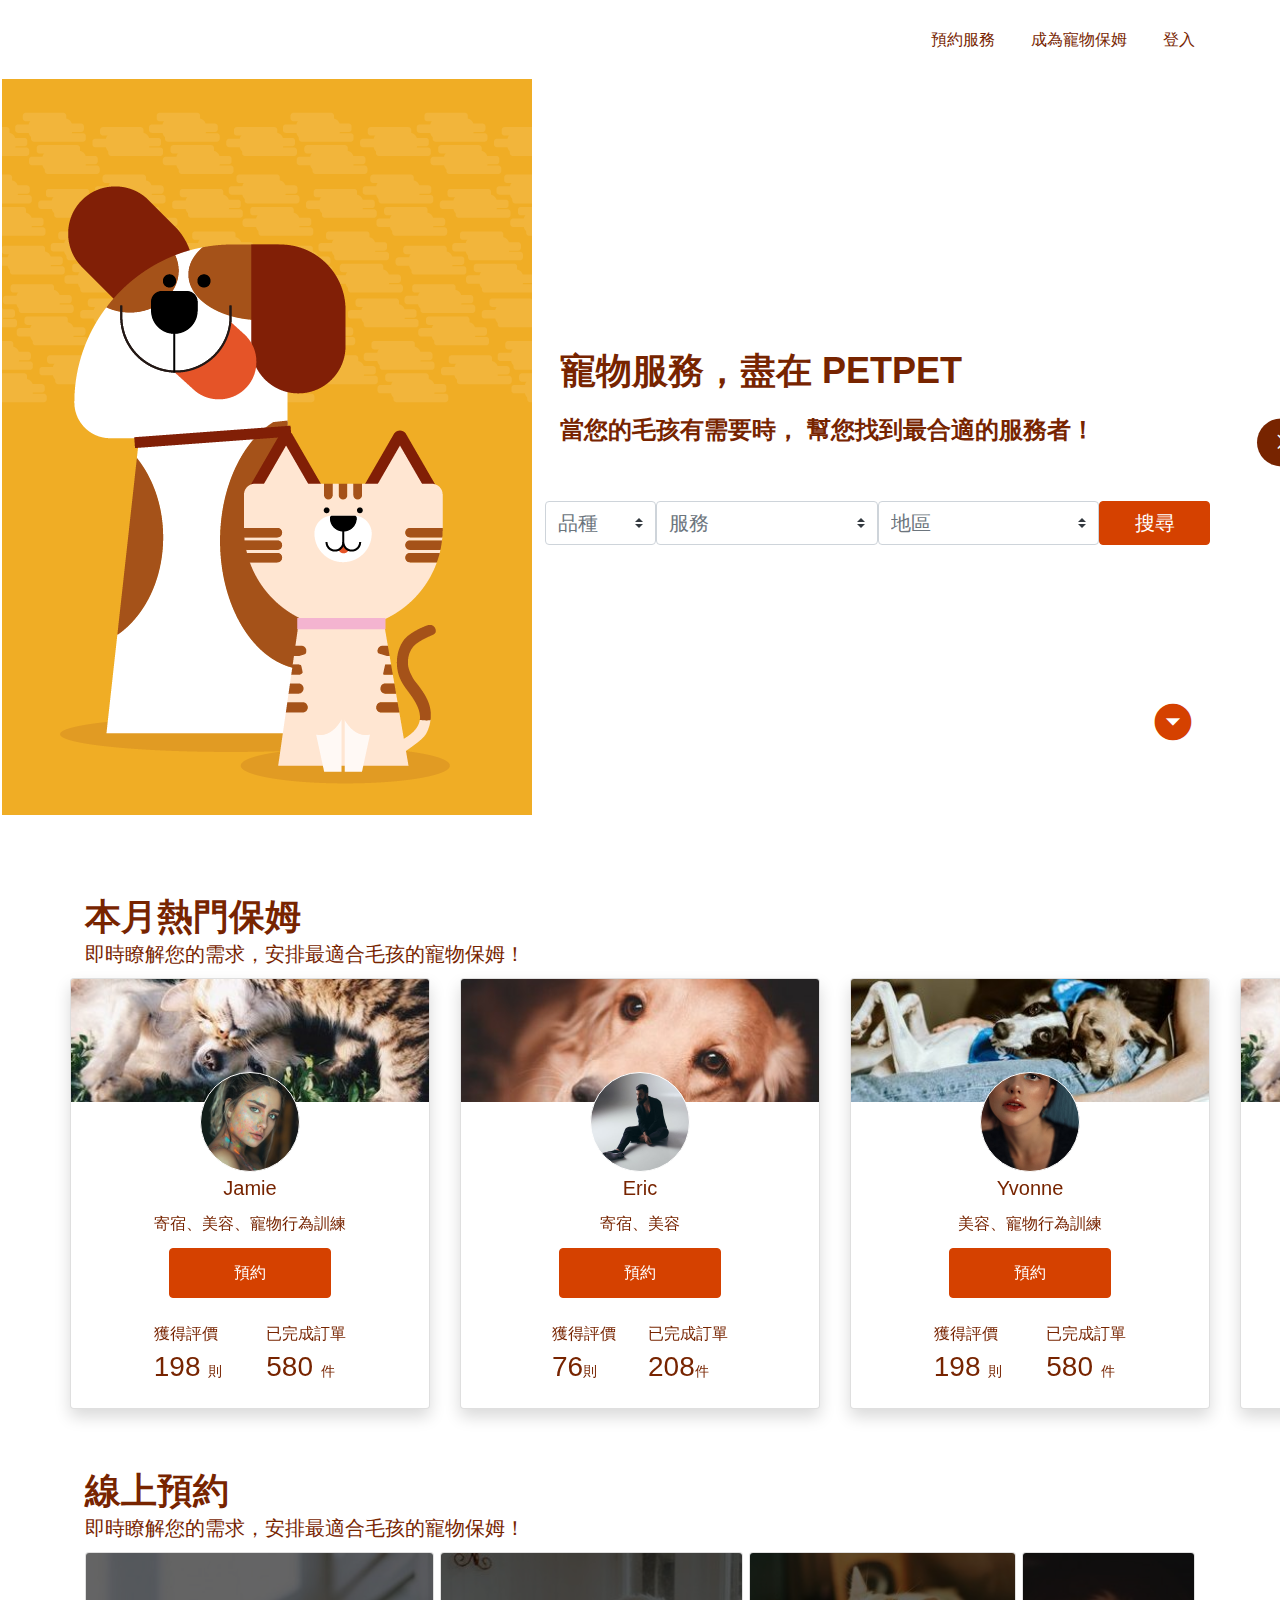
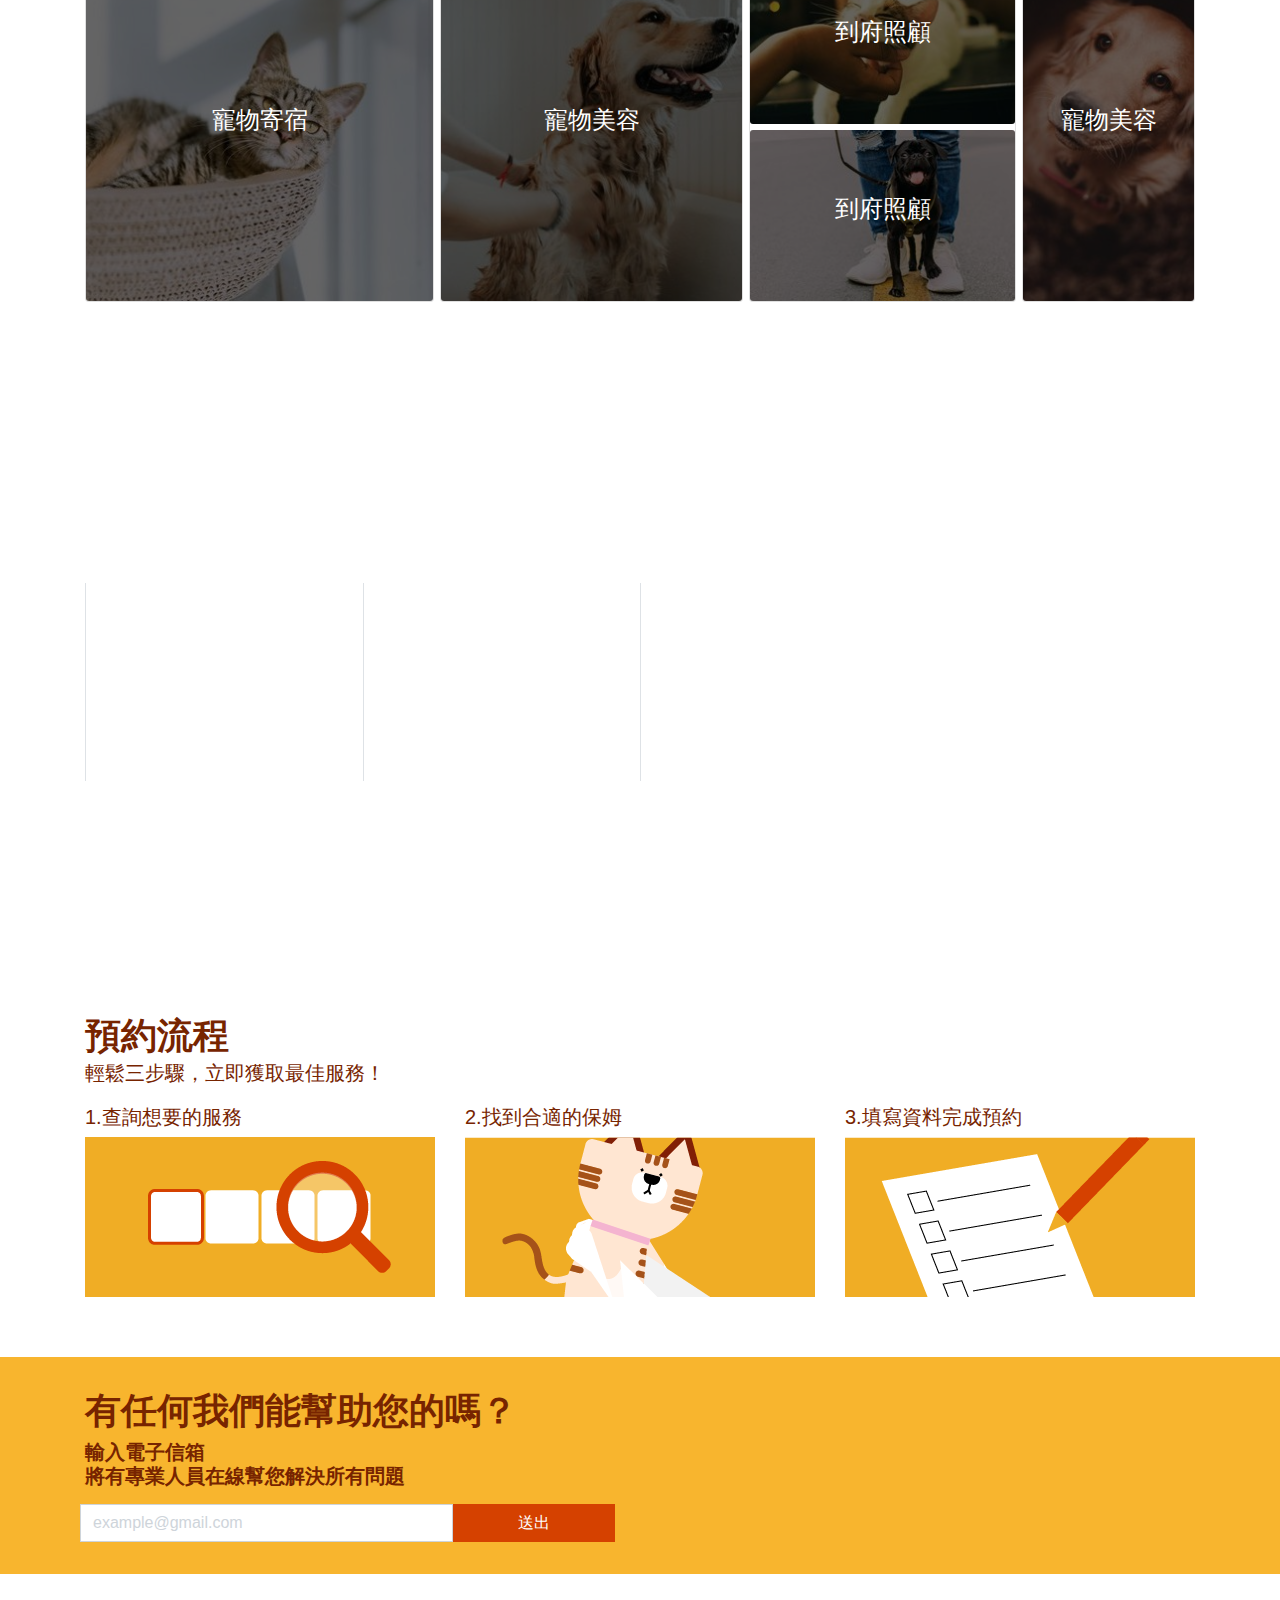
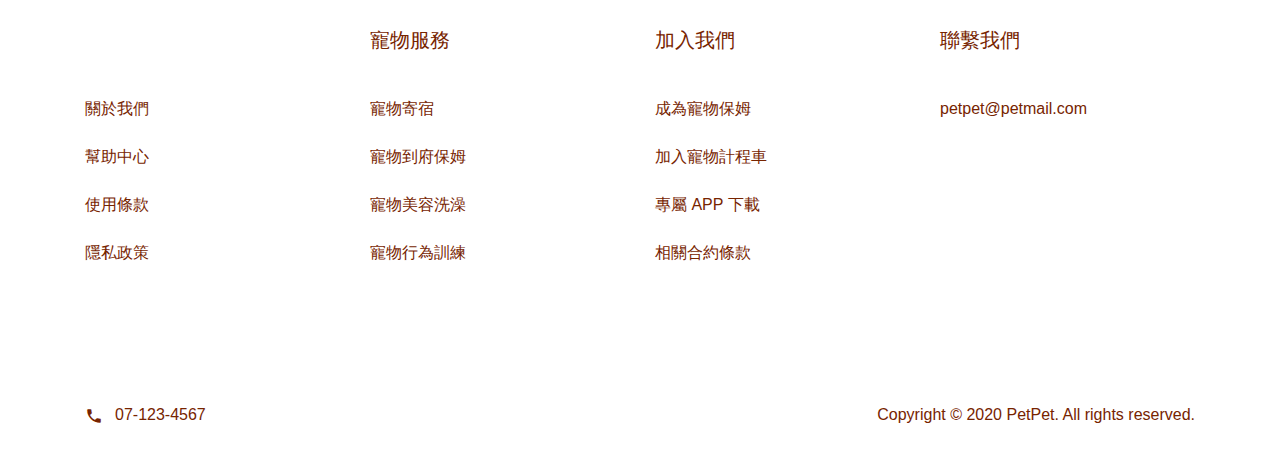
<file: index.html>
<!DOCTYPE html>
<html lang="en">

<head>
  <meta charset="UTF-8">
  <meta name="viewport" content="width=device-width, initial-scale=1.0">
  <meta http-equiv="X-UA-Compatible" content="ie=edge">
  <title>首頁</title>
  <link rel="stylesheet" href="https://stackpath.bootstrapcdn.com/bootstrap/4.2.1/css/bootstrap.min.css" integrity="sha384-GJzZqFGwb1QTTN6wy59ffF1BuGJpLSa9DkKMp0DgiMDm4iYMj70gZWKYbI706tWS" crossorigin="anonymous">
  <link rel="stylesheet" href="./assets/style/all.css">
  <link rel="preconnect" href="https://fonts.gstatic.com">
  <link href="https://fonts.googleapis.com/css2?family=Baloo+Thambi+2&display=swap" rel="stylesheet">
  <link rel="stylesheet" href="https://fonts.googleapis.com/icon?family=Material+Icons">
  <link rel="stylesheet" href="https://unpkg.com/swiper/swiper-bundle.min.css">
  
  
</head>

<body>
  <nav class="navbar ">
    <div class="container ">
      <h1><a href="https://carol-hsieh.github.io/week-8" class="logo text-info">PETPET</a></h1>
      <ul class="text-primary d-flex ">
        <li><a href="#" class="pr-10">預約服務</a></li>
        <li><a href="#" class="pr-10">成為寵物保姆</a></li>
        <li><a href="#">登入</a></li>
      </ul>
    </div>
    
  </nav>

  <!-- header -->
<header >
  <div class="position-relative mb-xxl">
    <div class="container-fluid position-absolute">
      <div class="row flex-column  ">
        <div class="col-lg-5 indexBanner-img banner-height " style="background-image: url(./assets/images/index-1.png);"></div>
      </div>
    </div>
    <div class="container">
      <div class="row justify-content-end align-items-center banner-height">
        <div class="col-lg-7 col-md-7">
          <h2 class=" font-weight-bold pb-4 text-primary">寵物服務，盡在 PETPET</h2>
          <h4 class="font-weight-bold pb-x text-primary">當您的毛孩有需要時， <span>幫您找到最合適的服務者！</span> </h4>
          <!-- 選單 -->
            <div class="row ">
              <select class="custom-select col-lg-2 mb-2 mb-lg-0 font-sm">
                <option selected="">品種</option>
                <option value="貓">貓</option>
                <option value="狗">狗</option>
              </select>
              <select class="custom-select col-lg-4 mb-2 mb-lg-0 font-sm">
                <option selected="">服務</option>
                <option value="寵物寄宿">寵物寄宿</option>
                <option value="寵物美容">寵物美容</option>
                <option value="到府照顧">到府照顧</option>
                <option value="遛狗保姆">遛狗保姆</option>
                <option value="行為訓練">行為訓練</option>
              </select>
              <select class="custom-select col-lg-4 mb-2 mb-lg-0 font-sm">
                <option selected="">地區</option>
                <option value="台北">台北</option>
                <option value="台中">台中</option>
                <option value="高雄">高雄</option>
              </select>
              <button type="button" class="btn btn-success col-lg-2 font-sm">搜尋</button>
              <div class="d-lg-flex justify-content-lg-end d-none position-absolute header_dropDownlink" style="right: 15px;">
                <a href="#"><span class="material-icons arrow-down text-success">arrow_drop_down_circle</span></a>
              </div>
            </div>
          
        </div>
      </div>
    </div>
  </div>
 
</header>
<!-- 本月保姆 -->
<section>
  <div class="container">
    <h2 class="text-primary font-weight-bold mb-1">本月熱門保姆</h2>
    <h5 class="text-primary mb-3">即時瞭解您的需求，安排最適合毛孩的寵物保姆！</h5>
      <!-- Swiper -->
    <div class="swiper-container row ">
      <div class="swiper-wrapper mb-xxl mb-md-xl">
        <!-- 第ㄧ位保姆 -->
        <div class="swiper-slide">
          <div class="card shadow" >
            <img src="./assets/images/index-2-350.jpeg" class="card-img-top" alt="...">
            <div class="card-body row text-primary d-flex flex-column align-items-center">
              <img src="./assets/images/person-1.png"  class="pb-1 photo-center" alt="avatar">
              <h5 class="card-title">Jamie</h5>
              <p class="card-text pb-3">寄宿、美容、寵物行為訓練</p>
              <a href="#" class="btn btn-success mb-6 py-3 px-xl-s">預約</a>
              <ul class="d-flex justify-content-between">
                <li>
                  <p class="pr-xl pr-md-9">獲得評價 </p>
                  <p class="font-m pr-xl-s  pr-md-ms">198 <span class="font-s">則</span></p>
                </li>
                <li>
                  <p>已完成訂單</p>
                  <p class="font-m">580 <span class="font-s">件</span></p>
                </li>
              </ul>
            </div>
          </div>
        </div>
        <!-- 第二位保姆 -->
        <div class="swiper-slide">
          <div class="card shadow" >
            <img src="./assets/images/index-3-350.jpeg" class="card-img-top" alt="...">
            <div class="card-body row text-primary d-flex flex-column align-items-center">
              <img src="./assets/images/person-2.png"  class="pb-1 photo-center" alt="avatar">
              <h5 class="card-title">Eric</h5>
              <p class="card-text pb-3">寄宿、美容</p>
              <a href="#" class="btn btn-success mb-6 py-3 px-xl-s">預約</a>
              <ul class="d-flex justify-content-between">
                <li>
                  <p class="pr-xl pr-md-9">獲得評價 </p>
                  <p class="font-m pr-xl-s  pr-md-ms">76<span class="font-s">則</span></p>
                </li>
                <li>
                  <p>已完成訂單</p>
                  <p class="font-m">208<span class="font-s">件</span></p>
                </li>
              </ul>
            </div>
          </div>
        </div>
        <!-- 第三位保姆 -->
        <div class="swiper-slide">
          <div class="card shadow">
            <img src="./assets/images/index-4-350.jpeg" class="card-img-top" alt="...">
            <div class="card-body row text-primary d-flex flex-column align-items-center">
              <img src="./assets/images/person-3.png"  class="pb-1 photo-center" alt="avatar">
              <h5 class="card-title">Yvonne</h5>
              <p class="card-text pb-3">美容、寵物行為訓練</p>
              <a href="#" class="btn btn-success mb-6 py-3 px-xl-s">預約</a>
              <ul class="d-flex justify-content-between">
                <li>
                  <p class="pr-xl pr-md-9">獲得評價 </p>
                  <p class="font-m pr-xl-s  pr-md-ms">198 <span class="font-s">則</span></p>
                </li>
                <li>
                  <p>已完成訂單</p>
                  <p class="font-m">580 <span class="font-s">件</span></p>
                </li>
              </ul>
            </div>
          </div>
        </div>
        <!-- 第四位保姆 -->
        <div class="swiper-slide">
          <div class="card shadow" >
            <img src="./assets/images/index-2-350.jpeg" class="card-img-top" alt="...">
            <div class="card-body row text-primary d-flex flex-column align-items-center">
              <img src="./assets/images/person-1.png"  class="pb-1 photo-center" alt="avatar">
              <h5 class="card-title">Jamie</h5>
              <p class="card-text pb-3">寄宿、美容、寵物行為訓練</p>
              <a href="#" class="btn btn-success mb-6 py-3 px-xl-s">預約</a>
              <ul class="d-flex justify-content-between">
                <li>
                  <p class="pr-xl pr-md-9">獲得評價 </p>
                  <p class="font-m pr-xl-s  pr-md-ms">198 <span class="font-s">則</span></p>
                </li>
                <li>
                  <p>已完成訂單</p>
                  <p class="font-m">580 <span class="font-s">件</span></p>
                </li>
              </ul>
            </div>
          </div>
        </div>
        <!-- 第五位保姆 -->
        <div class="swiper-slide">
          <div class="card shadow" >
            <img src="./assets/images/index-3-350.jpeg" class="card-img-top" alt="...">
            <div class="card-body row text-primary d-flex flex-column align-items-center">
              <img src="./assets/images/person-2.png"  class="pb-1 photo-center" alt="avatar">
              <h5 class="card-title">Eric</h5>
              <p class="card-text pb-3">寄宿、美容</p>
              <a href="#" class="btn btn-success mb-6 py-3 px-xl-s">預約</a>
              <ul class="d-flex justify-content-between">
                <li>
                  <p class="pr-xl pr-md-9">獲得評價 </p>
                  <p class="font-m pr-xl-s  pr-md-ms">76<span class="font-s">則</span></p>
                </li>
                <li>
                  <p>已完成訂單</p>
                  <p class="font-m">208<span class="font-s">件</span></p>
                </li>
              </ul>
            </div>
          </div>
        </div>
        <!-- 第六位保姆 -->
        <div class="swiper-slide">
          <div class="card shadow">
            <img src="./assets/images/index-4-350.jpeg" class="card-img-top" alt="...">
            <div class="card-body row text-primary d-flex flex-column align-items-center">
              <img src="./assets/images/person-3.png"  class="pb-1 photo-center" alt="avatar">
              <h5 class="card-title">Yvonne</h5>
              <p class="card-text pb-3">美容、寵物行為訓練</p>
              <a href="#" class="btn btn-success mb-6 py-3 px-xl-s">預約</a>
              <ul class="d-flex justify-content-between">
                <li>
                  <p class="pr-xl pr-md-9">獲得評價 </p>
                  <p class="font-m pr-xl-s  pr-md-ms">198 <span class="font-s">則</span></p>
                </li>
                <li>
                  <p>已完成訂單</p>
                  <p class="font-m">580 <span class="font-s">件</span></p>
                </li>
              </ul>
            </div>
          </div>
        </div>

      </div>
      <!-- Add Arrows -->
      <div class="swiper-button-next"></div>
    </div>
    <!--手機板 專區  -->
    <ul class="mobile">
      <!-- 第一位保姆 -->
      <li class="card shadow mb-3">
          <img src="./assets/images/index-2-350.jpeg" class="card-img-top" alt="...">
          <div class="card-body row text-primary d-flex flex-column align-items-center">
            <img src="./assets/images/person-1.png"  class="pb-1 photo-center" alt="avatar">
            <h5 class="card-title">Jamie</h5>
            <p class="card-text pb-3">寄宿、美容、寵物行為訓練</p>
            <a href="#" class="btn btn-success mb-6 py-3 px-xl-s">預約</a>
            <ul class="d-flex justify-content-between">
              <li>
                <p class="pr-xl pr-md-9">獲得評價 </p>
                <p class="font-m pr-xl-s  pr-md-ms">198 <span class="font-s">則</span></p>
              </li>
              <li>
                <p>已完成訂單</p>
                <p class="font-m">580 <span class="font-s">件</span></p>
              </li>
            </ul>
          </div>
      </li>
      <!-- 第二位保姆 -->
      <li class="card shadow mb-3">
        <div class="card shadow" >
          <img src="./assets/images/index-3-350.jpeg" class="card-img-top" alt="...">
          <div class="card-body row text-primary d-flex flex-column align-items-center">
            <img src="./assets/images/person-2.png"  class="pb-1 photo-center" alt="avatar">
            <h5 class="card-title">Eric</h5>
            <p class="card-text pb-3">寄宿、美容</p>
            <a href="#" class="btn btn-success mb-6 py-3 px-xl-s">預約</a>
            <ul class="d-flex justify-content-between">
              <li>
                <p class="pr-xl pr-md-9">獲得評價 </p>
                <p class="font-m pr-xl-s  pr-md-ms">76<span class="font-s">則</span></p>
              </li>
              <li>
                <p>已完成訂單</p>
                <p class="font-m">208<span class="font-s">件</span></p>
              </li>
            </ul>
          </div>
        </div>
      </li>
       <!-- 第三位保姆 -->
        <li class="card shadow  mb-3">
          <img src="./assets/images/index-4-350.jpeg" class="card-img-top" alt="...">
          <div class="card-body row text-primary d-flex flex-column align-items-center">
            <img src="./assets/images/person-3.png"  class="pb-1 photo-center" alt="avatar">
            <h5 class="card-title">Yvonne</h5>
            <p class="card-text pb-3">美容、寵物行為訓練</p>
            <a href="#" class="btn btn-success mb-6 py-3 px-xl-s">預約</a>
            <ul class="d-flex justify-content-between">
              <li>
                <p class="pr-xl pr-md-9">獲得評價 </p>
                <p class="font-m pr-xl-s  pr-md-ms">198 <span class="font-s">則</span></p>
              </li>
              <li>
                <p>已完成訂單</p>
                <p class="font-m">580 <span class="font-s">件</span></p>
              </li>
            </ul>
          </div>
        </li>
      <!-- 第四位保姆 -->
        <li  class="card shadow mb-3" >
          <img src="./assets/images/index-2-350.jpeg" class="card-img-top" alt="...">
          <div class="card-body row text-primary d-flex flex-column align-items-center">
            <img src="./assets/images/person-1.png"  class="pb-1 photo-center" alt="avatar">
            <h5 class="card-title">Suri</h5>
            <p class="card-text pb-3">寄宿、美容、寵物行為訓練</p>
            <a href="#" class="btn btn-success mb-6 py-3 px-xl-s">預約</a>
            <ul class="d-flex justify-content-between">
              <li>
                <p class="pr-xl pr-md-9">獲得評價 </p>
                <p class="font-m pr-xl-s  pr-md-ms">198 <span class="font-s">則</span></p>
              </li>
              <li>
                <p>已完成訂單</p>
                <p class="font-m">580 <span class="font-s">件</span></p>
              </li>
            </ul>
          </div>
        </li >
      <!-- 第五位保姆 -->
        <li class="card shadow mb-3" >
          <img src="./assets/images/index-3-350.jpeg" class="card-img-top" alt="...">
          <div class="card-body row text-primary d-flex flex-column align-items-center">
            <img src="./assets/images/person-2.png"  class="pb-1 photo-center" alt="avatar">
            <h5 class="card-title">Amy</h5>
            <p class="card-text pb-3">寄宿、美容</p>
            <a href="#" class="btn btn-success mb-6 py-3 px-xl-s">預約</a>
            <ul class="d-flex justify-content-between">
              <li>
                <p class="pr-xl pr-md-9">獲得評價 </p>
                <p class="font-m pr-xl-s  pr-md-ms">76<span class="font-s">則</span></p>
              </li>
              <li>
                <p>已完成訂單</p>
                <p class="font-m">208<span class="font-s">件</span></p>
              </li>
            </ul>
          </div>
        </li>
      <!-- 第六位保姆 -->
        <li class="card shadow mb-3">
          <img src="./assets/images/index-4-350.jpeg" class="card-img-top" alt="...">
          <div class="card-body row text-primary d-flex flex-column align-items-center">
            <img src="./assets/images/person-3.png"  class="pb-1 photo-center" alt="avatar">
            <h5 class="card-title">Vicky</h5>
            <p class="card-text pb-3">美容、寵物行為訓練</p>
            <a href="#" class="btn btn-success mb-6 py-3 px-xl-s">預約</a>
            <ul class="d-flex justify-content-between">
              <li>
                <p class="pr-xl pr-md-9">獲得評價 </p>
                <p class="font-m pr-xl-s  pr-md-ms">198 <span class="font-s">則</span></p>
              </li>
              <li>
                <p>已完成訂單</p>
                <p class="font-m">580 <span class="font-s">件</span></p>
              </li>
            </ul>
          </div>
        </li>
    </ul>
  </div>
</section>
<!-- 線上預約-->
<section>
  <div class="container">
    <h2 class="text-primary font-weight-bold mb-1">線上預約</h2>
    <h5 class="text-primary mb-3">即時瞭解您的需求，安排最適合毛孩的寵物保姆！</h5>
    <div class="row no-gutters  flex-nowrap mb-xxl  mb-md-x">
      <div class="card text-white mr-1s " >
        <a href="" class="position-relative d-flex text-white align-items-center justify-content-center" >
          <div>
            <img src="./assets/images/index-5-350.jpeg "  class="w-100 card-img filter-brightness-4 " alt="...">
          </div>
          <div class="position-absolute d-flex ">
          <h4 class="card-title ">寵物寄宿</h4>
          </div>
        </a>
      </div>
      <div class="card text-white mr-1s" >
        <a href="" class="position-relative d-flex text-white align-items-center justify-content-center" >
          <div>
            <img src="./assets/images/index-6-350.jpeg "  class="w-100  card-img filter-brightness-4 " alt="...">
          </div>
          <div class="position-absolute d-flex ">
          <h4 class="card-title ">寵物美容</h4>
          </div>
        </a>
      
      </div>
      <div class="card text-white mr-1s" >
        <a href="" class="mb-1s position-relative d-flex text-white align-items-center justify-content-center" >
          <div>
            <img src="./assets/images/index-7-267.jpeg "  class=" card-img filter-brightness-4 " alt="...">
          </div>
          <div class="position-absolute d-flex ">
          <h4 class="card-title ">到府照顧</h4>
          </div>
        </a>
        <a href="" class="position-relative d-flex text-white align-items-center justify-content-center" >
          <div>
            <img src="./assets/images/index-8-267.jpeg "  class=" card-img filter-brightness-4 " alt="...">
          </div>
          <div class="position-absolute d-flex ">
          <h4 class="card-title ">到府照顧</h4>
          </div>
        </a>
      </div>
      <div class="card text-white " >
        <a href="" class="position-relative d-flex text-white align-items-center justify-content-center" >
          <div>
            <img src="./assets/images/index-3-350h.jpeg "  class=" card-img filter-brightness-4 " alt="...">
          </div>
           <div class="position-absolute d-flex ">
          <h4 class="card-title ">寵物美容</h4>
          </div>
        </a>
       
      </div>
    </div>
  </div > 
</section>
<!-- service dates -->
<section>
  <div class="bgService bg-cover mb-xxl">
    <div class="container">
      <h3 class="h2 text-white mb-king">PETPET目前已有</h3>
      <ul class="text-white row no-gutters ">
          <li class=" border-left pl-4 col-lg-3 col-md-4 col-12">
            <div class="pb-king">
              <p class="h1">5278</p>
              <p class="h5">人使用 PETPET</p>
            </div>
          </li>
          <li class="border-left pl-4 col-lg-3 col-md-4 col-12">
          <p class="h1">580</p>
          <p class="h5">人成為寵物保母</p> 
          </li>
          <li class="border-left pl-4 col-lg-3 col-md-4 col-12">
            <p class="h1">10000+</p>
            <p class="h5">已完成服務</p>
          </li>
          </ul>    
    </div>
  </div>
</section>

<!-- booking SOP -->
<section>
  <div class="container mb-xxl mb-md-xl">
    <h2 class="text-primary font-weight-bold mb-1 ">預約流程</h2>
    <h5 class="text-primary mb-5 ">輕鬆三步驟，立即獲取最佳服務！</h5>
    <ul class="row text-primary">
      <li class="col-lg-4 col-md-4"> 
        <h5>1.查詢想要的服務</h5>
        <a href="#"><img class="w-100" src="./assets/images/index-10.png" alt="search"></a>
      </li>
      <li  class="col-lg-4 col-md-4">
        <h5>2.找到合適的保姆</h5>
        <a href="#"><img class="w-100" src="./assets/images/index-11.png" alt="confirm"></a>
      </li>
      <li class="col-lg-4 col-md-4">
        <h5>3.填寫資料完成預約</h5>
        <a href="#"><img class="w-100" src="./assets/images/index-12.png" alt="booking"></a>
      </li>
    </ul>
  </div > 
</section>

      
  <section class="bg-info">
    <div class="container text-primary py-9 mb-10">
      <h2 ><strong>有任何我們能幫助您的嗎？</strong></h2>
      <h5 class="mb-4"><strong> 輸入電子信箱 <br> 將有專業人員在線幫您解決所有問題</strong></h5>
        <form class="form-row no-gutters  p-0 ">
          <input type="email" class="form-control rounded-0   p-0 pl-3  col-lg-4 col-md-6 col-6" placeholder="example@gmail.com" aria-label="Recipient's username" aria-describedby="subscribe-addon">
          <button class="btn btn-success px-xl-s rounded-0" id="subscribe-addon">送出</button>
        </form>
      
    </div>
    
  </section>
  <footer  class="container ">
      <ul class="row text-primary align-items-center mb-6 mb-6-none ">
        <li class="col-lg-3 col-md-3"><h3><a href="https://carol-hsieh.github.io/week-8" class="logo text-info ">PETPET</a></h3></li>
        <li class="col-lg-3 col-md-3"><a href="https://carol-hsieh.github.io/week-8/homestay.html" class="h5 footerNone ">寵物服務</a></li>
        <li class="col-lg-3 col-md-3"><a href="#" class="h5 footerNone">加入我們</a></li>
        <li class="col-lg-3 col-md-3"><a href="#"  class="h5 footerNone">聯繫我們</a></li>
      </ul>
      <section class="row footerNone">
        <ul class=" text-primary col-lg-3 col-md-3">
          <li class="mb-6"><a href="#">關於我們</a></li>
          <li class="mb-6"><a href="#">幫助中心</a></li>
          <li class="mb-6"><a href="#">使用條款</a></li>
          <li class="mb-6"><a href="#">隱私政策</a></li>
        </ul>
        <ul class="col-lg-3 col-md-3">
          <li class="mb-6"><a href="https://carol-hsieh.github.io/week-8/homestay.html">寵物寄宿</a></li>
          <li class="mb-6"><a href="#">寵物到府保姆</a></li>
          <li class="mb-6"><a href="#">寵物美容洗澡</a></li>
          <li class="mb-6"><a href="#">寵物行為訓練</a></li>
        </ul>
        <ul class="col-lg-3 col-md-3">
          <li class="mb-6"><a href="#">成為寵物保姆</a></li>
          <li class="mb-6"><a href="#">加入寵物計程車</a></li>
          <li class="mb-6"><a href="#">專屬 APP 下載</a></li>
          <li class="mb-6"><a href="#">相關合約條款</a></li>
        </ul>
        <ul class="col-lg-3 col-md-3">
          <li class="mb-6"><a href="#">petpet@petmail.com</a></li>
        </ul>
      </section>
      <section class="container p-0 footerInfo">
        <div class="d-flex justify-content-between align-items-center text-primary mb-7">
          <a  href="tel:+07-123-4567" class="d-none d-md-block"><span class="material-icons pr-3 tel ">local_phone </span>07-123-4567</a>
          <p>Copyright © 2020 PetPet. All rights reserved.</p> 
        </div>
      </section>
  </footer>
  <script src="./assets/js/vendors.js"></script>
  <script src="./assets/js/all.js"></script>
  <script src="https://code.jquery.com/jquery-3.3.1.slim.min.js" integrity="sha384-q8i/X+965DzO0rT7abK41JStQIAqVgRVzpbzo5smXKp4YfRvH+8abtTE1Pi6jizo" crossorigin="anonymous"></script>
<script src="https://cdnjs.cloudflare.com/ajax/libs/popper.js/1.14.6/umd/popper.min.js" integrity="sha384-wHAiFfRlMFy6i5SRaxvfOCifBUQy1xHdJ/yoi7FRNXMRBu5WHdZYu1hA6ZOblgut" crossorigin="anonymous"></script>
<script src="https://stackpath.bootstrapcdn.com/bootstrap/4.2.1/js/bootstrap.min.js" integrity="sha384-B0UglyR+jN6CkvvICOB2joaf5I4l3gm9GU6Hc1og6Ls7i6U/mkkaduKaBhlAXv9k" crossorigin="anonymous"></script>

<!-- Swiper JS -->
<script src="https://unpkg.com/swiper/swiper-bundle.min.js"></script>
<!-- Initialize Swiper -->
<script>
  var swiper = new Swiper('.swiper-container', {
    slidesPerView: 3,
    spaceBetween: 30,
    slidesPerGroup: 3,
    loop: true,
    loopFillGroupWithBlank: true,
    pagination: {
      el: '.swiper-pagination',
      clickable: true,
    },
    navigation: {
      nextEl: '.swiper-button-next',
      prevEl: '.swiper-button-prev',
    },
  });
</script>
</body>

</html>
</file>
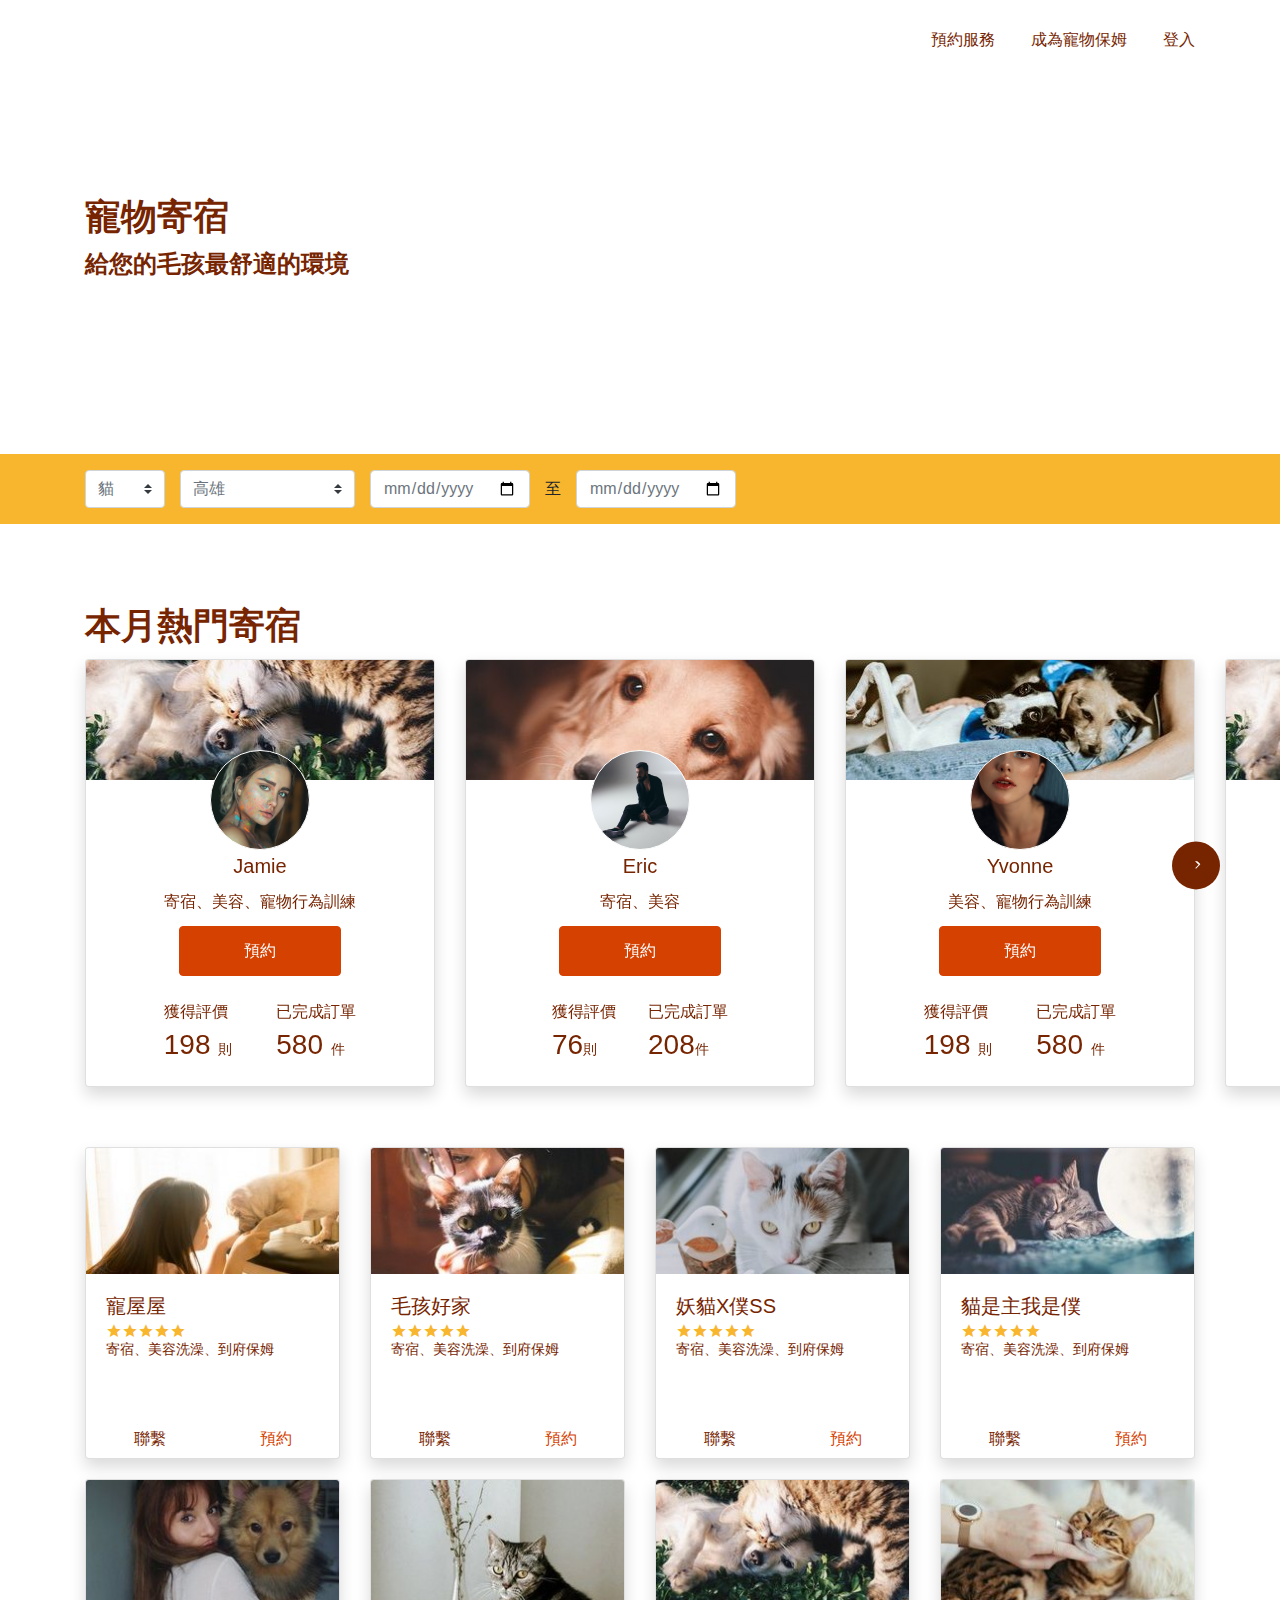
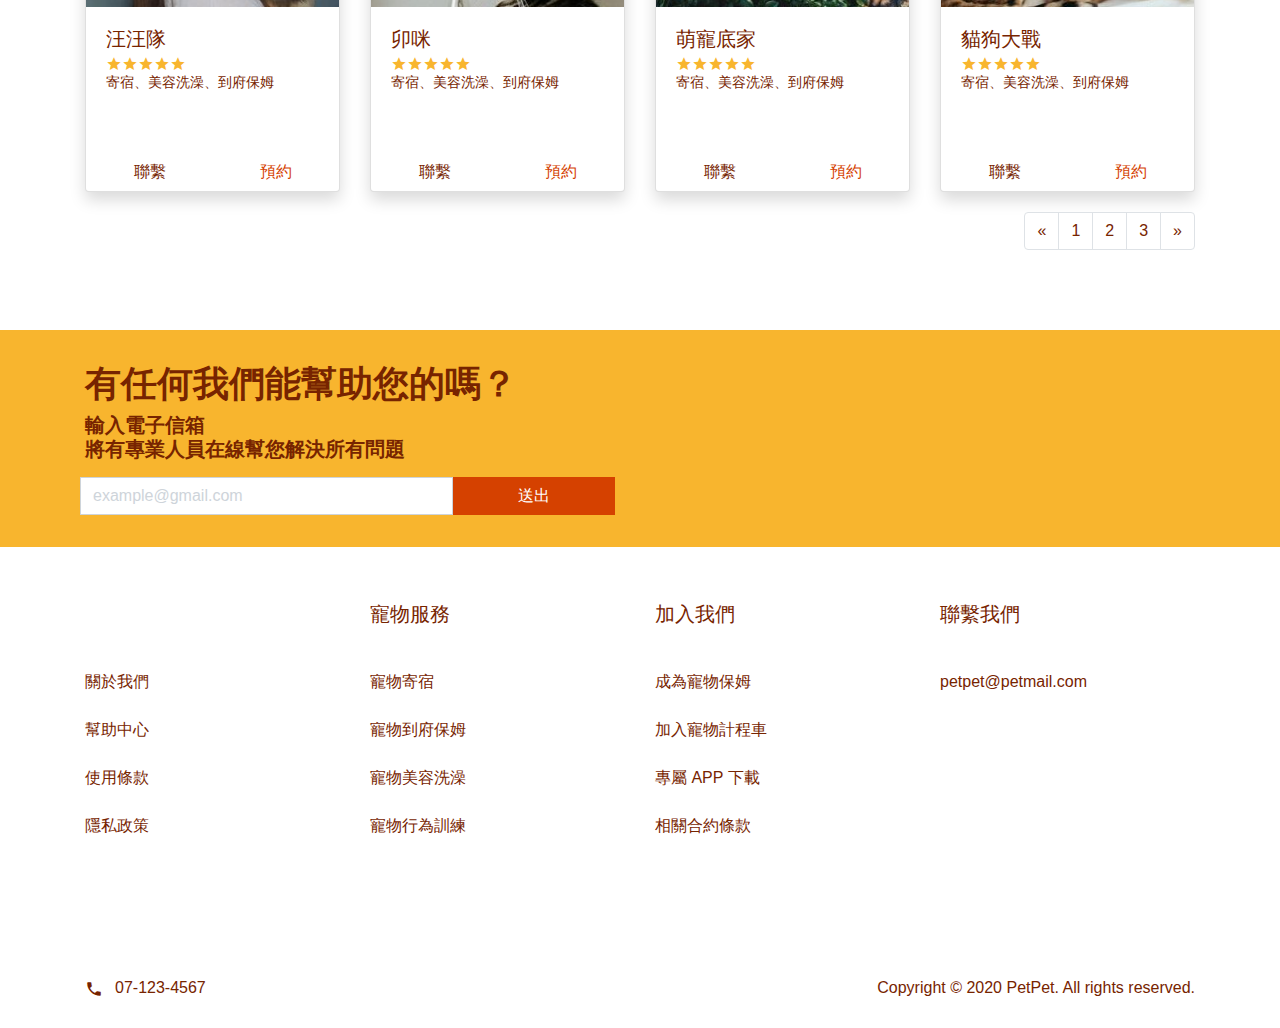
<file: homestay.html>
<!DOCTYPE html>
<html lang="en">

<head>
  <meta charset="UTF-8">
  <meta name="viewport" content="width=device-width, initial-scale=1.0">
  <meta http-equiv="X-UA-Compatible" content="ie=edge">
  <title>寵物寄宿</title>
  <link rel="stylesheet" href="https://stackpath.bootstrapcdn.com/bootstrap/4.2.1/css/bootstrap.min.css" integrity="sha384-GJzZqFGwb1QTTN6wy59ffF1BuGJpLSa9DkKMp0DgiMDm4iYMj70gZWKYbI706tWS" crossorigin="anonymous">
  <link rel="stylesheet" href="./assets/style/all.css">
  <link rel="preconnect" href="https://fonts.gstatic.com">
  <link href="https://fonts.googleapis.com/css2?family=Baloo+Thambi+2&display=swap" rel="stylesheet">
  <link rel="stylesheet" href="https://fonts.googleapis.com/icon?family=Material+Icons">
  <link rel="stylesheet" href="https://unpkg.com/swiper/swiper-bundle.min.css">
  
  
</head>

<body>
  <nav class="navbar ">
    <div class="container ">
      <h1><a href="https://carol-hsieh.github.io/week-8" class="logo text-info">PETPET</a></h1>
      <ul class="text-primary d-flex ">
        <li><a href="#" class="pr-10">預約服務</a></li>
        <li><a href="#" class="pr-10">成為寵物保姆</a></li>
        <li><a href="#">登入</a></li>
      </ul>
    </div>
    
  </nav>

  <!-- header -->
<header class="container">
  <div class="card  border-0 mb-lg-xl mb-lg-xl mb-sm-3 ">
    <div class="row no-gutters align-items-center flex-row-reverse ">
      <div class="col-lg-8 col-md-7 homestayBanner bg-cover">
      </div>
      <div class="col-lg-4 col-md-5">
        <div class="card-body text-primary p-0 text-center text-md-left ">
          <h2 class="card-title font-weight-bold">寵物寄宿</h2>
          <p class="h4 card-text font-weight-bold">給您的毛孩最舒適的環境</p>
        </div>
      </div>
    </div>
  </div>
</header>
<section class="bg-info">
  <div class="container mb-lg-xxl mb-md-xl mb-sm-xl ">
    <!-- 選單 -->
    <form class="py-4">
      <div class="row align-items-center ">
        <div class="col-3 col-md-2 col-lg-1 pr-0">
          <select class="custom-select mb-3 mb-md-0">
            <option disabled="disabled">品種</option>
            <option value="貓" selected="">貓</option>
            <option value="狗">狗</option>
          </select>
        </div>
        <div class="col-6 col-md-3 col-lg-2 pr-0">
          <select class="custom-select mb-3 mb-md-0">
            <option disabled="disabled">地區</option>
            <option value="台北">台北</option>
            <option value="台中">台中</option>
            <option value="高雄" selected="">高雄</option>
          </select>
        </div>
        <div class="col-6 col-md-3 col-lg-2 ">
          <input type="date" class="form-control ">
        </div>
        <p class="mb-0 d-none d-md-block ">至</p>
        <div class="col-6 col-md-3 col-lg-2 ">
          <input type="date" class="form-control ">
        </div>
      </div>
    </form>
  </div>

</section>

<!-- 本月保姆 -->
<section>
  <div class="container ">
    <h2 class="text-primary font-weight-bold mb-3 ">本月熱門寄宿</h2>
      <!-- Swiper -->
    <div class="swiper-container position-relative">
      <div class="swiper-wrapper mb-xxl mb-md-xl">
        <!-- 第ㄧ組寄宿 -->
        <div class="swiper-slide">
          <div class="card shadow" >
            <img src="./assets/images/index-2-350.jpeg" class="card-img-top" alt="...">
            <div class="card-body row text-primary d-flex flex-column align-items-center">
              <img src="./assets/images/person-1.png"  class="pb-1 photo-center" alt="avatar">
              <h5 class="card-title">Jamie</h5>
              <p class="card-text pb-3">寄宿、美容、寵物行為訓練</p>
              <a href="#" class="btn btn-success mb-6 py-3 px-xl-s">預約</a>
              <ul class="d-flex justify-content-between">
                <li>
                  <p class="pr-xl pr-md-9">獲得評價 </p>
                  <p class="font-m pr-xl-s  pr-md-ms">198 <span class="font-s">則</span></p>
                </li>
                <li>
                  <p>已完成訂單</p>
                  <p class="font-m">580 <span class="font-s">件</span></p>
                </li>
              </ul>
            </div>
          </div>
        </div>
        <!-- 第二位寄宿 -->
        <div class="swiper-slide">
          <div class="card shadow" >
            <img src="./assets/images/index-3-350.jpeg" class="card-img-top" alt="...">
            <div class="card-body row text-primary d-flex flex-column align-items-center">
              <img src="./assets/images/person-2.png"  class="pb-1 photo-center" alt="avatar">
              <h5 class="card-title">Eric</h5>
              <p class="card-text pb-3">寄宿、美容</p>
              <a href="#" class="btn btn-success mb-6 py-3 px-xl-s">預約</a>
              <ul class="d-flex justify-content-between">
                <li>
                  <p class="pr-xl pr-md-9">獲得評價 </p>
                  <p class="font-m pr-xl-s  pr-md-ms">76<span class="font-s">則</span></p>
                </li>
                <li>
                  <p>已完成訂單</p>
                  <p class="font-m">208<span class="font-s">件</span></p>
                </li>
              </ul>
            </div>
          </div>
        </div>
        <!-- 第三位寄宿 -->
        <div class="swiper-slide">
          <div class="card shadow">
            <img src="./assets/images/index-4-350.jpeg" class="card-img-top" alt="...">
            <div class="card-body row text-primary d-flex flex-column align-items-center">
              <img src="./assets/images/person-3.png"  class="pb-1 photo-center" alt="avatar">
              <h5 class="card-title">Yvonne</h5>
              <p class="card-text pb-3">美容、寵物行為訓練</p>
              <a href="#" class="btn btn-success mb-6 py-3 px-xl-s">預約</a>
              <ul class="d-flex justify-content-between">
                <li>
                  <p class="pr-xl pr-md-9">獲得評價 </p>
                  <p class="font-m pr-xl-s  pr-md-ms">198 <span class="font-s">則</span></p>
                </li>
                <li>
                  <p>已完成訂單</p>
                  <p class="font-m">580 <span class="font-s">件</span></p>
                </li>
              </ul>
            </div>
          </div>
        </div>
        <!-- 第四位寄宿 -->
        <div class="swiper-slide">
          <div class="card shadow" >
            <img src="./assets/images/index-2-350.jpeg" class="card-img-top" alt="...">
            <div class="card-body row text-primary d-flex flex-column align-items-center">
              <img src="./assets/images/person-1.png"  class="pb-1 photo-center" alt="avatar">
              <h5 class="card-title">Suri</h5>
              <p class="card-text pb-3">寄宿、美容、寵物行為訓練</p>
              <a href="#" class="btn btn-success mb-6 py-3 px-xl-s">預約</a>
              <ul class="d-flex justify-content-between">
                <li>
                  <p class="pr-xl pr-md-9">獲得評價 </p>
                  <p class="font-m pr-xl-s  pr-md-ms">198 <span class="font-s">則</span></p>
                </li>
                <li>
                  <p>已完成訂單</p>
                  <p class="font-m">580 <span class="font-s">件</span></p>
                </li>
              </ul>
            </div>
          </div>
        </div>
        <!-- 第五位寄宿 -->
        <div class="swiper-slide">
          <div class="card shadow" >
            <img src="./assets/images/index-3-350.jpeg" class="card-img-top" alt="...">
            <div class="card-body row text-primary d-flex flex-column align-items-center">
              <img src="./assets/images/person-2.png"  class="pb-1 photo-center" alt="avatar">
              <h5 class="card-title">Amy</h5>
              <p class="card-text pb-3">寄宿、美容</p>
              <a href="#" class="btn btn-success mb-6 py-3 px-xl-s">預約</a>
              <ul class="d-flex justify-content-between">
                <li>
                  <p class="pr-xl pr-md-9">獲得評價 </p>
                  <p class="font-m pr-xl-s  pr-md-ms">76<span class="font-s">則</span></p>
                </li>
                <li>
                  <p>已完成訂單</p>
                  <p class="font-m">208<span class="font-s">件</span></p>
                </li>
              </ul>
            </div>
          </div>
        </div>
        <!-- 第六位寄宿 -->
        <div class="swiper-slide">
          <div class="card shadow">
            <img src="./assets/images/index-4-350.jpeg" class="card-img-top" alt="...">
            <div class="card-body row text-primary d-flex flex-column align-items-center">
              <img src="./assets/images/person-3.png"  class="pb-1 photo-center" alt="avatar">
              <h5 class="card-title">Vicky</h5>
              <p class="card-text pb-3">美容、寵物行為訓練</p>
              <a href="#" class="btn btn-success mb-6 py-3 px-xl-s">預約</a>
              <ul class="d-flex justify-content-between">
                <li>
                  <p class="pr-xl pr-md-9">獲得評價 </p>
                  <p class="font-m pr-xl-s  pr-md-ms">198 <span class="font-s">則</span></p>
                </li>
                <li>
                  <p>已完成訂單</p>
                  <p class="font-m">580 <span class="font-s">件</span></p>
                </li>
              </ul>
            </div>
          </div>
        </div>

      </div>
      <!-- Add Arrows -->
      <div class="swiper-button-next"><span class="material-icons rotate text-primary position-absolute" >arrow_drop_down_circle</span></div>
    </div>
    <!--手機板 專區  -->
    <ul class="mobile">
      <!-- 第一位保姆 -->
      <li class="card shadow mb-3">
          <img src="./assets/images/index-2-350.jpeg" class="card-img-top" alt="...">
          <div class="card-body row text-primary d-flex flex-column align-items-center">
            <img src="./assets/images/person-1.png"  class="pb-1 photo-center" alt="avatar">
            <h5 class="card-title">Jamie</h5>
            <p class="card-text pb-3">寄宿、美容、寵物行為訓練</p>
            <a href="#" class="btn btn-success mb-6 py-3 px-xl-s">預約</a>
            <ul class="d-flex justify-content-between">
              <li>
                <p class="pr-xl pr-md-9">獲得評價 </p>
                <p class="font-m pr-xl-s  pr-md-ms">198 <span class="font-s">則</span></p>
              </li>
              <li>
                <p>已完成訂單</p>
                <p class="font-m">580 <span class="font-s">件</span></p>
              </li>
            </ul>
          </div>
      </li>
      <!-- 第二位保姆 -->
      <li class="card shadow mb-3">
        <div class="card shadow" >
          <img src="./assets/images/index-3-350.jpeg" class="card-img-top" alt="...">
          <div class="card-body row text-primary d-flex flex-column align-items-center">
            <img src="./assets/images/person-2.png"  class="pb-1 photo-center" alt="avatar">
            <h5 class="card-title">Eric</h5>
            <p class="card-text pb-3">寄宿、美容</p>
            <a href="#" class="btn btn-success mb-6 py-3 px-xl-s">預約</a>
            <ul class="d-flex justify-content-between">
              <li>
                <p class="pr-xl pr-md-9">獲得評價 </p>
                <p class="font-m pr-xl-s  pr-md-ms">76<span class="font-s">則</span></p>
              </li>
              <li>
                <p>已完成訂單</p>
                <p class="font-m">208<span class="font-s">件</span></p>
              </li>
            </ul>
          </div>
        </div>
      </li>
       <!-- 第三位保姆 -->
        <li class="card shadow  mb-3">
          <img src="./assets/images/index-4-350.jpeg" class="card-img-top" alt="...">
          <div class="card-body row text-primary d-flex flex-column align-items-center">
            <img src="./assets/images/person-3.png"  class="pb-1 photo-center" alt="avatar">
            <h5 class="card-title">Yvonne</h5>
            <p class="card-text pb-3">美容、寵物行為訓練</p>
            <a href="#" class="btn btn-success mb-6 py-3 px-xl-s">預約</a>
            <ul class="d-flex justify-content-between">
              <li>
                <p class="pr-xl pr-md-9">獲得評價 </p>
                <p class="font-m pr-xl-s  pr-md-ms">198 <span class="font-s">則</span></p>
              </li>
              <li>
                <p>已完成訂單</p>
                <p class="font-m">580 <span class="font-s">件</span></p>
              </li>
            </ul>
          </div>
        </li>
      <!-- 第四位保姆 -->
        <li  class="card shadow mb-3" >
          <img src="./assets/images/index-2-350.jpeg" class="card-img-top" alt="...">
          <div class="card-body row text-primary d-flex flex-column align-items-center">
            <img src="./assets/images/person-1.png"  class="pb-1 photo-center" alt="avatar">
            <h5 class="card-title">Suri</h5>
            <p class="card-text pb-3">寄宿、美容、寵物行為訓練</p>
            <a href="#" class="btn btn-success mb-6 py-3 px-xl-s">預約</a>
            <ul class="d-flex justify-content-between">
              <li>
                <p class="pr-xl pr-md-9">獲得評價 </p>
                <p class="font-m pr-xl-s  pr-md-ms">198 <span class="font-s">則</span></p>
              </li>
              <li>
                <p>已完成訂單</p>
                <p class="font-m">580 <span class="font-s">件</span></p>
              </li>
            </ul>
          </div>
        </li >
      <!-- 第五位保姆 -->
        <li class="card shadow mb-3" >
          <img src="./assets/images/index-3-350.jpeg" class="card-img-top" alt="...">
          <div class="card-body row text-primary d-flex flex-column align-items-center">
            <img src="./assets/images/person-2.png"  class="pb-1 photo-center" alt="avatar">
            <h5 class="card-title">Amy</h5>
            <p class="card-text pb-3">寄宿、美容</p>
            <a href="#" class="btn btn-success mb-6 py-3 px-xl-s">預約</a>
            <ul class="d-flex justify-content-between">
              <li>
                <p class="pr-xl pr-md-9">獲得評價 </p>
                <p class="font-m pr-xl-s  pr-md-ms">76<span class="font-s">則</span></p>
              </li>
              <li>
                <p>已完成訂單</p>
                <p class="font-m">208<span class="font-s">件</span></p>
              </li>
            </ul>
          </div>
        </li>
      <!-- 第六位保姆 -->
        <li class="card shadow mb-3">
          <img src="./assets/images/index-4-350.jpeg" class="card-img-top" alt="...">
          <div class="card-body row text-primary d-flex flex-column align-items-center">
            <img src="./assets/images/person-3.png"  class="pb-1 photo-center" alt="avatar">
            <h5 class="card-title">Vicky</h5>
            <p class="card-text pb-3">美容、寵物行為訓練</p>
            <a href="#" class="btn btn-success mb-6 py-3 px-xl-s">預約</a>
            <ul class="d-flex justify-content-between">
              <li>
                <p class="pr-xl pr-md-9">獲得評價 </p>
                <p class="font-m pr-xl-s  pr-md-ms">198 <span class="font-s">則</span></p>
              </li>
              <li>
                <p>已完成訂單</p>
                <p class="font-m">580 <span class="font-s">件</span></p>
              </li>
            </ul>
          </div>
        </li>
    </ul>
  </div>
</section>

<!-- 聯繫.預約區 -->
<div class="container">
  <ul class="row ">
    <li class="col-lg-3 col-md-4 col-6 mb-9 mb-md-5 mb-sm-3">
      <div class="card shadow">
        <img src="./assets/images/homestay-2-255.jpeg" class="card-img-top" alt="...">
        <div class="card-body">
          <h5 class="card-title text-primary mb-1">寵屋屋</h5>
          <ul class="d-flex text-info  cardComment">
            <li><span class="material-icons star">star</span></li>
            <li><span class="material-icons star">star</span></li>
            <li><span class="material-icons star">star</span></li>
            <li><span class="material-icons star">star</span></li>
            <li><span class="material-icons star">star</span></li>
          </ul>
          <p class="card-text text-primary font-s mb-m">寄宿、美容洗澡、到府保姆</p>
        </div>
        <div class="btn-group" role="group" aria-label="Basic example">
          <button type="button" class="btn btn-outline-successs text-primary hover-bg-gray">聯繫</button>
          <button type="button" class="btn text-success">預約</button>
        </div>
         
      </div>
    </li>
    <li class="col-lg-3 col-md-4 col-6">
      <div class="card shadow">
        <img src="./assets/images/homestay-3-255.jpeg" class="card-img-top" alt="...">
        <div class="card-body">
          <h5 class="card-title text-primary mb-1">毛孩好家</h5>
          <ul class="d-flex text-info  cardComment">
            <li><span class="material-icons star">star</span></li>
            <li><span class="material-icons star">star</span></li>
            <li><span class="material-icons star">star</span></li>
            <li><span class="material-icons star">star</span></li>
            <li><span class="material-icons star">star</span></li>
          </ul>
          <p class="card-text text-primary font-s mb-m">寄宿、美容洗澡、到府保姆</p>
        </div>
        <div class="btn-group" role="group" aria-label="Basic example">
          <button type="button" class="btn text-primary">聯繫</button>
          <button type="button" class="btn text-success">預約</button>
        </div>
         
      </div>
    </li>
    <li class="col-lg-3 col-md-4 col-6">
      <div class="card shadow">
        <img src="./assets/images/homestay-4-255.jpeg" class="card-img-top" alt="...">
        <div class="card-body">
          <h5 class="card-title text-primary mb-1">妖貓X僕SS</h5>
          <ul class="d-flex text-info  cardComment">
            <li><span class="material-icons star">star</span></li>
            <li><span class="material-icons star">star</span></li>
            <li><span class="material-icons star">star</span></li>
            <li><span class="material-icons star">star</span></li>
            <li><span class="material-icons star">star</span></li>
          </ul>
          <p class="card-text text-primary font-s mb-m">寄宿、美容洗澡、到府保姆</p>
        </div>
        <div class="btn-group" role="group" aria-label="Basic example">
          <button type="button" class="btn text-primary">聯繫</button>
          <button type="button" class="btn text-success">預約</button>
        </div>
         
      </div>
    </li>
    <li class="col-lg-3 col-md-4 col-6 mb-9 mb-md-5 mb-sm-3">
      <div class="card shadow">
        <img src="./assets/images/homestay-5-255.jpeg" class="card-img-top" alt="...">
        <div class="card-body">
          <h5 class="card-title text-primary mb-1">貓是主我是僕</h5>
          <ul class="d-flex text-info  cardComment">
            <li><span class="material-icons star">star</span></li>
            <li><span class="material-icons star">star</span></li>
            <li><span class="material-icons star">star</span></li>
            <li><span class="material-icons star">star</span></li>
            <li><span class="material-icons star">star</span></li>
          </ul>
          <p class="card-text text-primary font-s mb-m">寄宿、美容洗澡、到府保姆</p>
        </div>
        <div class="btn-group" role="group" aria-label="Basic example">
          <button type="button" class="btn text-primary hover-bg-gray">聯繫</button>
          <button type="button" class="btn text-success">預約</button>
        </div>
         
      </div>
    </li>
    <li class="col-lg-3 col-md-4 col-6">
      <div class="card shadow">
        <img src="./assets/images/homestay-6-255.jpeg" class="card-img-top" alt="...">
        <div class="card-body">
          <h5 class="card-title text-primary mb-1">汪汪隊</h5>
          <ul class="d-flex text-info  cardComment">
            <li><span class="material-icons star">star</span></li>
            <li><span class="material-icons star">star</span></li>
            <li><span class="material-icons star">star</span></li>
            <li><span class="material-icons star">star</span></li>
            <li><span class="material-icons star">star</span></li>
          </ul>
          <p class="card-text text-primary font-s mb-m">寄宿、美容洗澡、到府保姆</p>
        </div>
        <div class="btn-group" role="group" aria-label="Basic example">
          <button type="button" class="btn text-primary">聯繫</button>
          <button type="button" class="btn text-success">預約</button>
        </div>
         
      </div>
    </li>
    <li class="col-lg-3 col-md-4 col-6  mb-sm-3">
      <div class="card shadow">
        <img src="./assets/images/homestay-7-255.jpeg" class="card-img-top" alt="...">
        <div class="card-body">
          <h5 class="card-title text-primary mb-1">卯咪</h5>
          <ul class="d-flex text-info  cardComment">
            <li><span class="material-icons star">star</span></li>
            <li><span class="material-icons star">star</span></li>
            <li><span class="material-icons star">star</span></li>
            <li><span class="material-icons star">star</span></li>
            <li><span class="material-icons star">star</span></li>
          </ul>
          <p class="card-text text-primary font-s mb-m">寄宿、美容洗澡、到府保姆</p>
        </div>
        <div class="btn-group" role="group" aria-label="Basic example">
          <button type="button" class="btn text-primary">聯繫</button>
          <button type="button" class="btn text-success">預約</button>
        </div>
         
      </div>
    </li>
   
    <li class="col-lg-3 mb-5 col-6 col-md-4">
      <div class="card shadow">
        <img src="./assets/images/index-2-255.jpeg" class="card-img-top" alt="...">
        <div class="card-body">
          <h5 class="card-title text-primary mb-1">萌寵底家</h5>
          <ul class="d-flex text-info  cardComment">
            <li><span class="material-icons star">star</span></li>
            <li><span class="material-icons star">star</span></li>
            <li><span class="material-icons star">star</span></li>
            <li><span class="material-icons star">star</span></li>
            <li><span class="material-icons star">star</span></li>
          </ul>
          <p class="card-text text-primary font-s mb-m">寄宿、美容洗澡、到府保姆</p>
        </div>
        <div class="btn-group" role="group" aria-label="Basic example">
          <button type="button" class="btn text-primary">聯繫</button>
          <button type="button" class="btn text-success">預約</button>
        </div>
         
      </div>
    </li> 
    <li class="col-lg-3 col-md-4 col-6">
      <div class="card shadow">
        <img src="./assets/images/homestay-8-255.jpeg" class="card-img-top" alt="...">
        <div class="card-body">
          <h5 class="card-title text-primary mb-1">貓狗大戰</h5>
          <ul class="d-flex text-info  cardComment">
            <li><span class="material-icons star">star</span></li>
            <li><span class="material-icons star">star</span></li>
            <li><span class="material-icons star">star</span></li>
            <li><span class="material-icons star">star</span></li>
            <li><span class="material-icons star">star</span></li>
          </ul>
          <p class="card-text text-primary font-s mb-m">寄宿、美容洗澡、到府保姆</p>
        </div>
        <div class="btn-group" role="group" aria-label="Basic example">
          <button type="button" class="btn text-primary">聯繫</button>
          <button type="button" class="btn text-success">預約</button>
        </div>
         
      </div>
    </li>
  </ul>
  <nav aria-label="page navigation ">
    <ul class="pagination mb-xxl">
      <li class="page-item">
        <a class="page-link" href="#" aria-label="Previous">
          <span aria-hidden="true">&laquo;</span>
        </a>
      </li>
      <li class="page-item"><a class="page-link" href="#">1</a></li>
      <li class="page-item"><a class="page-link" href="#">2</a></li>
      <li class="page-item"><a class="page-link" href="#">3</a></li>
      <li class="page-item">
        <a class="page-link" href="#" aria-label="Next">
          <span aria-hidden="true">&raquo;</span>
        </a>
      </li>
    </ul>
  </nav>
  
</div>
</div>

      
  <section class="bg-info">
    <div class="container text-primary py-9 mb-10">
      <h2 ><strong>有任何我們能幫助您的嗎？</strong></h2>
      <h5 class="mb-4"><strong> 輸入電子信箱 <br> 將有專業人員在線幫您解決所有問題</strong></h5>
        <form class="form-row no-gutters  p-0 ">
          <input type="email" class="form-control rounded-0   p-0 pl-3  col-lg-4 col-md-6 col-6" placeholder="example@gmail.com" aria-label="Recipient's username" aria-describedby="subscribe-addon">
          <button class="btn btn-success px-xl-s rounded-0" id="subscribe-addon">送出</button>
        </form>
      
    </div>
    
  </section>
  <footer  class="container ">
      <ul class="row text-primary align-items-center mb-6 mb-6-none ">
        <li class="col-lg-3 col-md-3"><h3><a href="https://carol-hsieh.github.io/week-8" class="logo text-info ">PETPET</a></h3></li>
        <li class="col-lg-3 col-md-3"><a href="https://carol-hsieh.github.io/week-8/homestay.html" class="h5 footerNone ">寵物服務</a></li>
        <li class="col-lg-3 col-md-3"><a href="#" class="h5 footerNone">加入我們</a></li>
        <li class="col-lg-3 col-md-3"><a href="#"  class="h5 footerNone">聯繫我們</a></li>
      </ul>
      <section class="row footerNone">
        <ul class=" text-primary col-lg-3 col-md-3">
          <li class="mb-6"><a href="#">關於我們</a></li>
          <li class="mb-6"><a href="#">幫助中心</a></li>
          <li class="mb-6"><a href="#">使用條款</a></li>
          <li class="mb-6"><a href="#">隱私政策</a></li>
        </ul>
        <ul class="col-lg-3 col-md-3">
          <li class="mb-6"><a href="https://carol-hsieh.github.io/week-8/homestay.html">寵物寄宿</a></li>
          <li class="mb-6"><a href="#">寵物到府保姆</a></li>
          <li class="mb-6"><a href="#">寵物美容洗澡</a></li>
          <li class="mb-6"><a href="#">寵物行為訓練</a></li>
        </ul>
        <ul class="col-lg-3 col-md-3">
          <li class="mb-6"><a href="#">成為寵物保姆</a></li>
          <li class="mb-6"><a href="#">加入寵物計程車</a></li>
          <li class="mb-6"><a href="#">專屬 APP 下載</a></li>
          <li class="mb-6"><a href="#">相關合約條款</a></li>
        </ul>
        <ul class="col-lg-3 col-md-3">
          <li class="mb-6"><a href="#">petpet@petmail.com</a></li>
        </ul>
      </section>
      <section class="container p-0 footerInfo">
        <div class="d-flex justify-content-between align-items-center text-primary mb-7">
          <a  href="tel:+07-123-4567" class="d-none d-md-block"><span class="material-icons pr-3 tel ">local_phone </span>07-123-4567</a>
          <p>Copyright © 2020 PetPet. All rights reserved.</p> 
        </div>
      </section>
  </footer>
  <script src="./assets/js/vendors.js"></script>
  <script src="./assets/js/all.js"></script>
  <script src="https://code.jquery.com/jquery-3.3.1.slim.min.js" integrity="sha384-q8i/X+965DzO0rT7abK41JStQIAqVgRVzpbzo5smXKp4YfRvH+8abtTE1Pi6jizo" crossorigin="anonymous"></script>
<script src="https://cdnjs.cloudflare.com/ajax/libs/popper.js/1.14.6/umd/popper.min.js" integrity="sha384-wHAiFfRlMFy6i5SRaxvfOCifBUQy1xHdJ/yoi7FRNXMRBu5WHdZYu1hA6ZOblgut" crossorigin="anonymous"></script>
<script src="https://stackpath.bootstrapcdn.com/bootstrap/4.2.1/js/bootstrap.min.js" integrity="sha384-B0UglyR+jN6CkvvICOB2joaf5I4l3gm9GU6Hc1og6Ls7i6U/mkkaduKaBhlAXv9k" crossorigin="anonymous"></script>

<!-- Swiper JS -->
<script src="https://unpkg.com/swiper/swiper-bundle.min.js"></script>
<!-- Initialize Swiper -->
<script>
  var swiper = new Swiper('.swiper-container', {
    slidesPerView: 3,
    spaceBetween: 30,
    slidesPerGroup: 3,
    loop: true,
    loopFillGroupWithBlank: true,
    pagination: {
      el: '.swiper-pagination',
      clickable: true,
    },
    navigation: {
      nextEl: '.swiper-button-next',
      prevEl: '.swiper-button-prev',
    },
  });
</script>
</body>

</html>
</file>
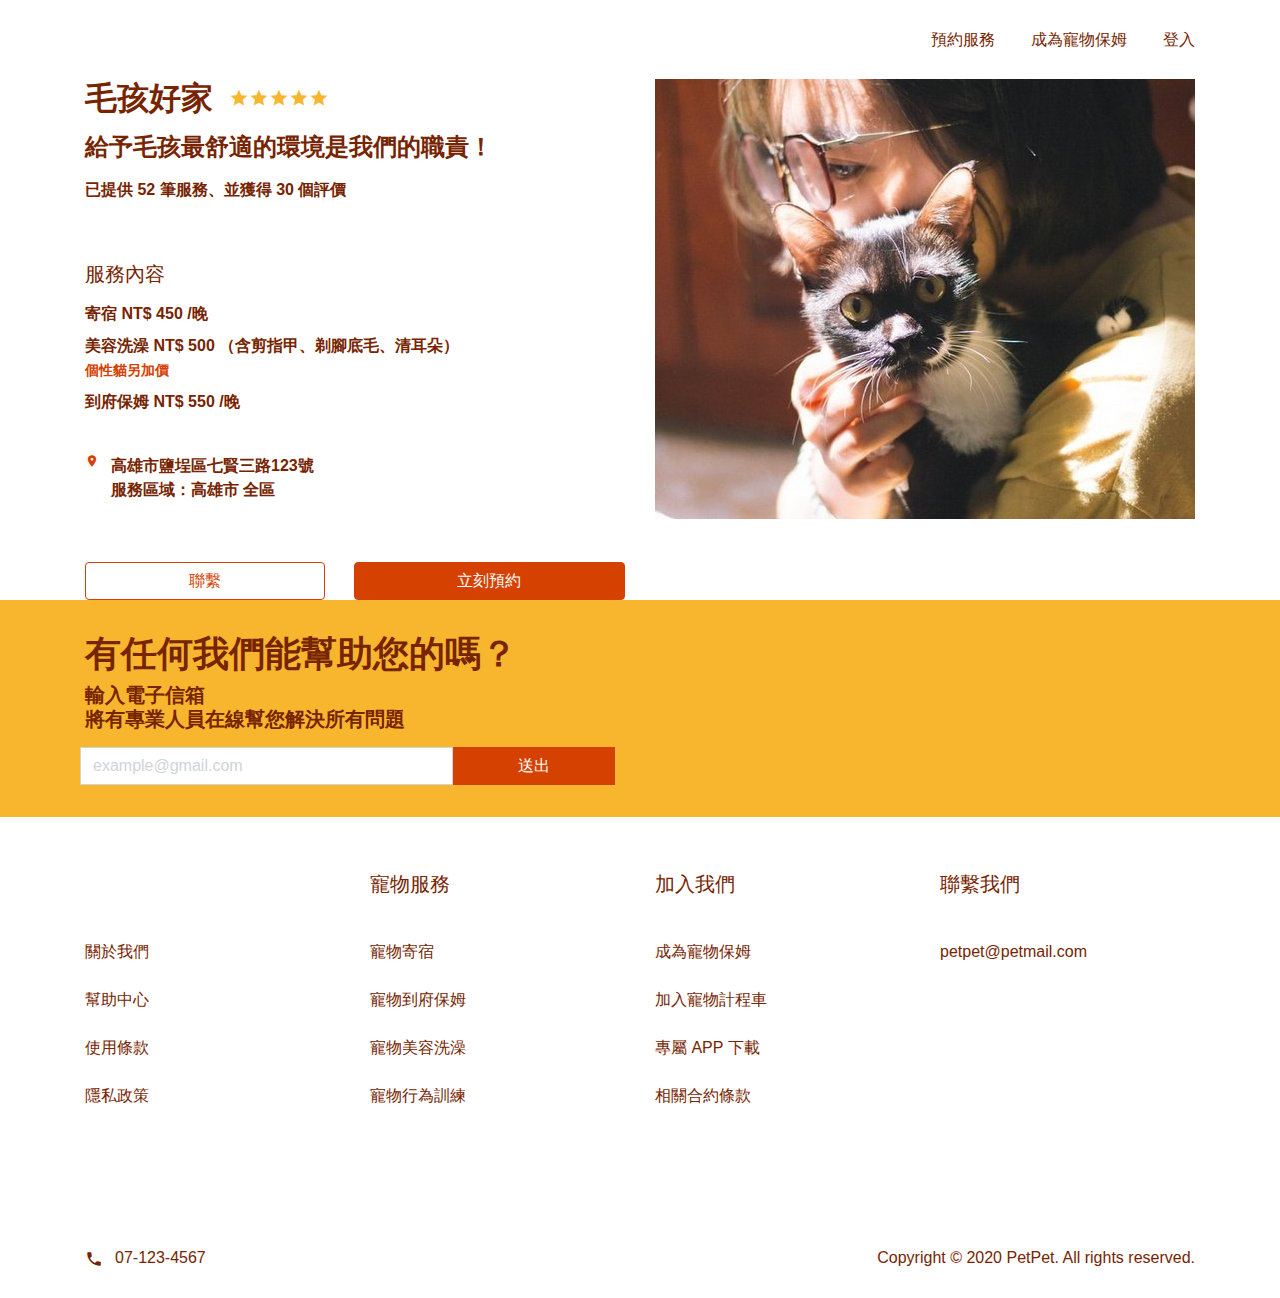
<file: reservation.html>
<!DOCTYPE html>
<html lang="en">

<head>
  <meta charset="UTF-8">
  <meta name="viewport" content="width=device-width, initial-scale=1.0">
  <meta http-equiv="X-UA-Compatible" content="ie=edge">
  <title>首頁</title>
  <link rel="stylesheet" href="https://stackpath.bootstrapcdn.com/bootstrap/4.2.1/css/bootstrap.min.css" integrity="sha384-GJzZqFGwb1QTTN6wy59ffF1BuGJpLSa9DkKMp0DgiMDm4iYMj70gZWKYbI706tWS" crossorigin="anonymous">
  <link rel="stylesheet" href="./assets/style/all.css">
  <link rel="preconnect" href="https://fonts.gstatic.com">
  <link href="https://fonts.googleapis.com/css2?family=Baloo+Thambi+2&display=swap" rel="stylesheet">
  <link rel="stylesheet" href="https://fonts.googleapis.com/icon?family=Material+Icons">
  <link rel="stylesheet" href="https://unpkg.com/swiper/swiper-bundle.min.css">
  
  
</head>

<body>
  <nav class="navbar ">
    <div class="container ">
      <h1><a href="https://carol-hsieh.github.io/week-8" class="logo text-info">PETPET</a></h1>
      <ul class="text-primary d-flex ">
        <li><a href="#" class="pr-10">預約服務</a></li>
        <li><a href="#" class="pr-10">成為寵物保姆</a></li>
        <li><a href="#">登入</a></li>
      </ul>
    </div>
    
  </nav>

  <main>
    <div class="container">
        <div class="row">
            <div class="col-lg-6" >
                <div class="text-primary font-weight-bold ">
                    <h2 class="h3 d-flex font-weight-bold mb-4">毛孩好家
                    <ul class="pl-4 d-flex text-info  cardComment ">
                        <li><span class="material-icons largeStar">star</span></li>
                        <li><span class="material-icons largeStar">star</span></li>
                        <li><span class="material-icons largeStar">star</span></li>
                        <li><span class="material-icons largeStar">star</span></li>
                        <li><span class="material-icons largeStar">star</span></li>
                    </ul>
                    </h2>
                    <h3 class="h4 font-weight-bold pb-2">給予毛孩最舒適的環境是我們的職責！</h3>
                    <p class="pb-xl">已提供 52 筆服務、並獲得 30 個評價</p>
                    <h4 class="h5 mb-4">服務內容</h4>
                    <ul>
                        <li class="mb-2">寄宿 NT$ 450 /晚</li>
                        <li class="mb-2">美容洗澡 NT$ 500 （含剪指甲、剃腳底毛、清耳朵） <br> <span class="text-success font-s">個性貓另加價</span> </li>
                        <li class="mb-m">到府保姆 NT$ 550 /晚</li>
                    </ul>
                    <div class="d-flex mb-xl">
                    <span class="material-icons text-success locationIcon mr-3">location_on</span>   
                    <p>高雄市鹽埕區七賢三路123號 <br>服務區域：高雄市 全區 </p>
                    </div>
                    <div class="btn-group d-flex " role="group" aria-label="Basic">
                        <button type="button" class="btn btn-outline-success mr-8 rounded-right">聯繫</button>
                        <button type="button" class="btn btn-success rounded-left">立刻預約</button>
                    </div>
                    
                </div>  
            </div>
            <div class="col-lg-6">
                <img src="./assets/images/homestay-3-540.jpeg" alt="">
                <div>

                </div>
            </div>
        </div>
       
        
    </div>
</main>
      
  <section class="bg-info">
    <div class="container text-primary py-9 mb-10">
      <h2 ><strong>有任何我們能幫助您的嗎？</strong></h2>
      <h5 class="mb-4"><strong> 輸入電子信箱 <br> 將有專業人員在線幫您解決所有問題</strong></h5>
        <form class="form-row no-gutters  p-0 ">
          <input type="email" class="form-control rounded-0   p-0 pl-3  col-lg-4 col-md-6 col-6" placeholder="example@gmail.com" aria-label="Recipient's username" aria-describedby="subscribe-addon">
          <button class="btn btn-success px-xl-s rounded-0" id="subscribe-addon">送出</button>
        </form>
      
    </div>
    
  </section>
  <footer  class="container ">
      <ul class="row text-primary align-items-center mb-6 mb-6-none ">
        <li class="col-lg-3 col-md-3"><h3><a href="https://carol-hsieh.github.io/week-8" class="logo text-info ">PETPET</a></h3></li>
        <li class="col-lg-3 col-md-3"><a href="https://carol-hsieh.github.io/week-8/homestay.html" class="h5 footerNone ">寵物服務</a></li>
        <li class="col-lg-3 col-md-3"><a href="#" class="h5 footerNone">加入我們</a></li>
        <li class="col-lg-3 col-md-3"><a href="#"  class="h5 footerNone">聯繫我們</a></li>
      </ul>
      <section class="row footerNone">
        <ul class=" text-primary col-lg-3 col-md-3">
          <li class="mb-6"><a href="#">關於我們</a></li>
          <li class="mb-6"><a href="#">幫助中心</a></li>
          <li class="mb-6"><a href="#">使用條款</a></li>
          <li class="mb-6"><a href="#">隱私政策</a></li>
        </ul>
        <ul class="col-lg-3 col-md-3">
          <li class="mb-6"><a href="https://carol-hsieh.github.io/week-8/homestay.html">寵物寄宿</a></li>
          <li class="mb-6"><a href="#">寵物到府保姆</a></li>
          <li class="mb-6"><a href="#">寵物美容洗澡</a></li>
          <li class="mb-6"><a href="#">寵物行為訓練</a></li>
        </ul>
        <ul class="col-lg-3 col-md-3">
          <li class="mb-6"><a href="#">成為寵物保姆</a></li>
          <li class="mb-6"><a href="#">加入寵物計程車</a></li>
          <li class="mb-6"><a href="#">專屬 APP 下載</a></li>
          <li class="mb-6"><a href="#">相關合約條款</a></li>
        </ul>
        <ul class="col-lg-3 col-md-3">
          <li class="mb-6"><a href="#">petpet@petmail.com</a></li>
        </ul>
      </section>
      <section class="container p-0 footerInfo">
        <div class="d-flex justify-content-between align-items-center text-primary mb-7">
          <a  href="tel:+07-123-4567" class="d-none d-md-block"><span class="material-icons pr-3 tel ">local_phone </span>07-123-4567</a>
          <p>Copyright © 2020 PetPet. All rights reserved.</p> 
        </div>
      </section>
  </footer>
  <script src="./assets/js/vendors.js"></script>
  <script src="./assets/js/all.js"></script>
  <script src="https://code.jquery.com/jquery-3.3.1.slim.min.js" integrity="sha384-q8i/X+965DzO0rT7abK41JStQIAqVgRVzpbzo5smXKp4YfRvH+8abtTE1Pi6jizo" crossorigin="anonymous"></script>
<script src="https://cdnjs.cloudflare.com/ajax/libs/popper.js/1.14.6/umd/popper.min.js" integrity="sha384-wHAiFfRlMFy6i5SRaxvfOCifBUQy1xHdJ/yoi7FRNXMRBu5WHdZYu1hA6ZOblgut" crossorigin="anonymous"></script>
<script src="https://stackpath.bootstrapcdn.com/bootstrap/4.2.1/js/bootstrap.min.js" integrity="sha384-B0UglyR+jN6CkvvICOB2joaf5I4l3gm9GU6Hc1og6Ls7i6U/mkkaduKaBhlAXv9k" crossorigin="anonymous"></script>

<!-- Swiper JS -->
<script src="https://unpkg.com/swiper/swiper-bundle.min.js"></script>
<!-- Initialize Swiper -->
<script>
  var swiper = new Swiper('.swiper-container', {
    slidesPerView: 3,
    spaceBetween: 30,
    slidesPerGroup: 3,
    loop: true,
    loopFillGroupWithBlank: true,
    pagination: {
      el: '.swiper-pagination',
      clickable: true,
    },
    navigation: {
      nextEl: '.swiper-button-next',
      prevEl: '.swiper-button-prev',
    },
  });
</script>
</body>

</html>
</file>
